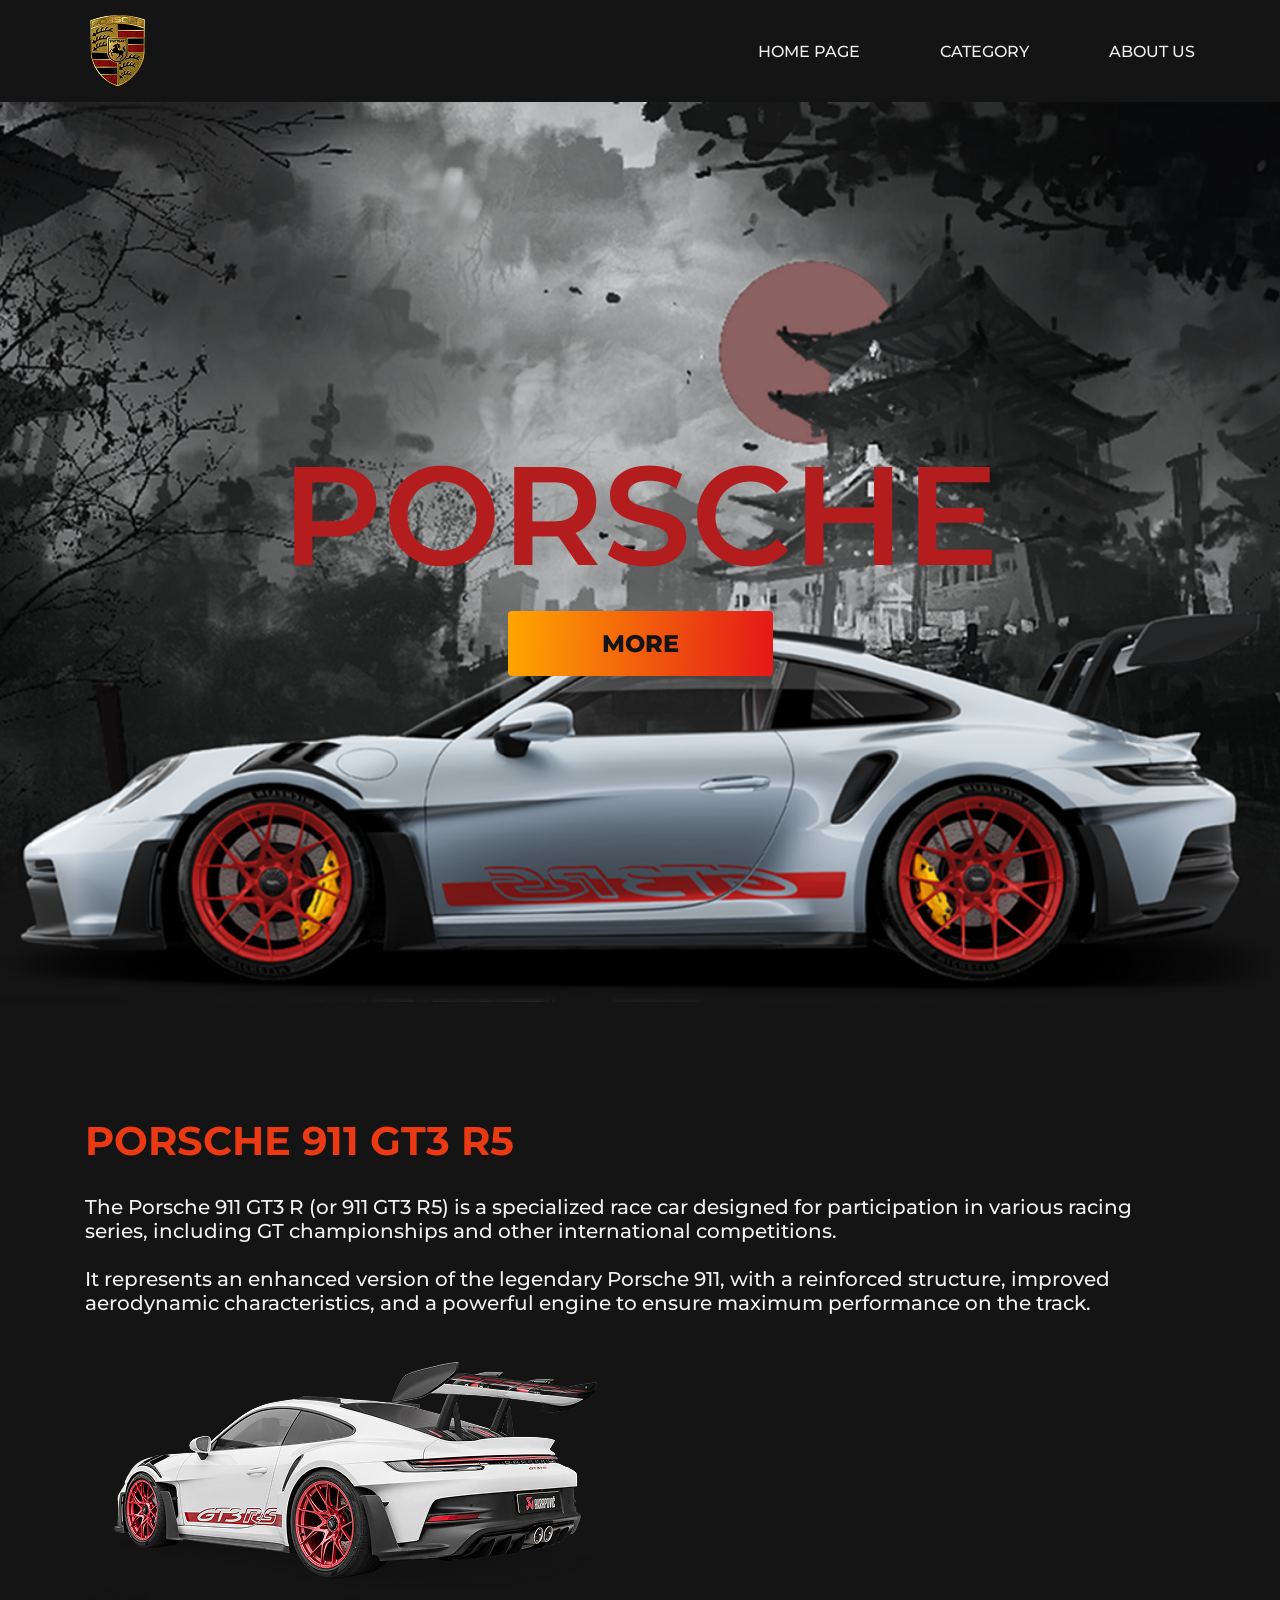
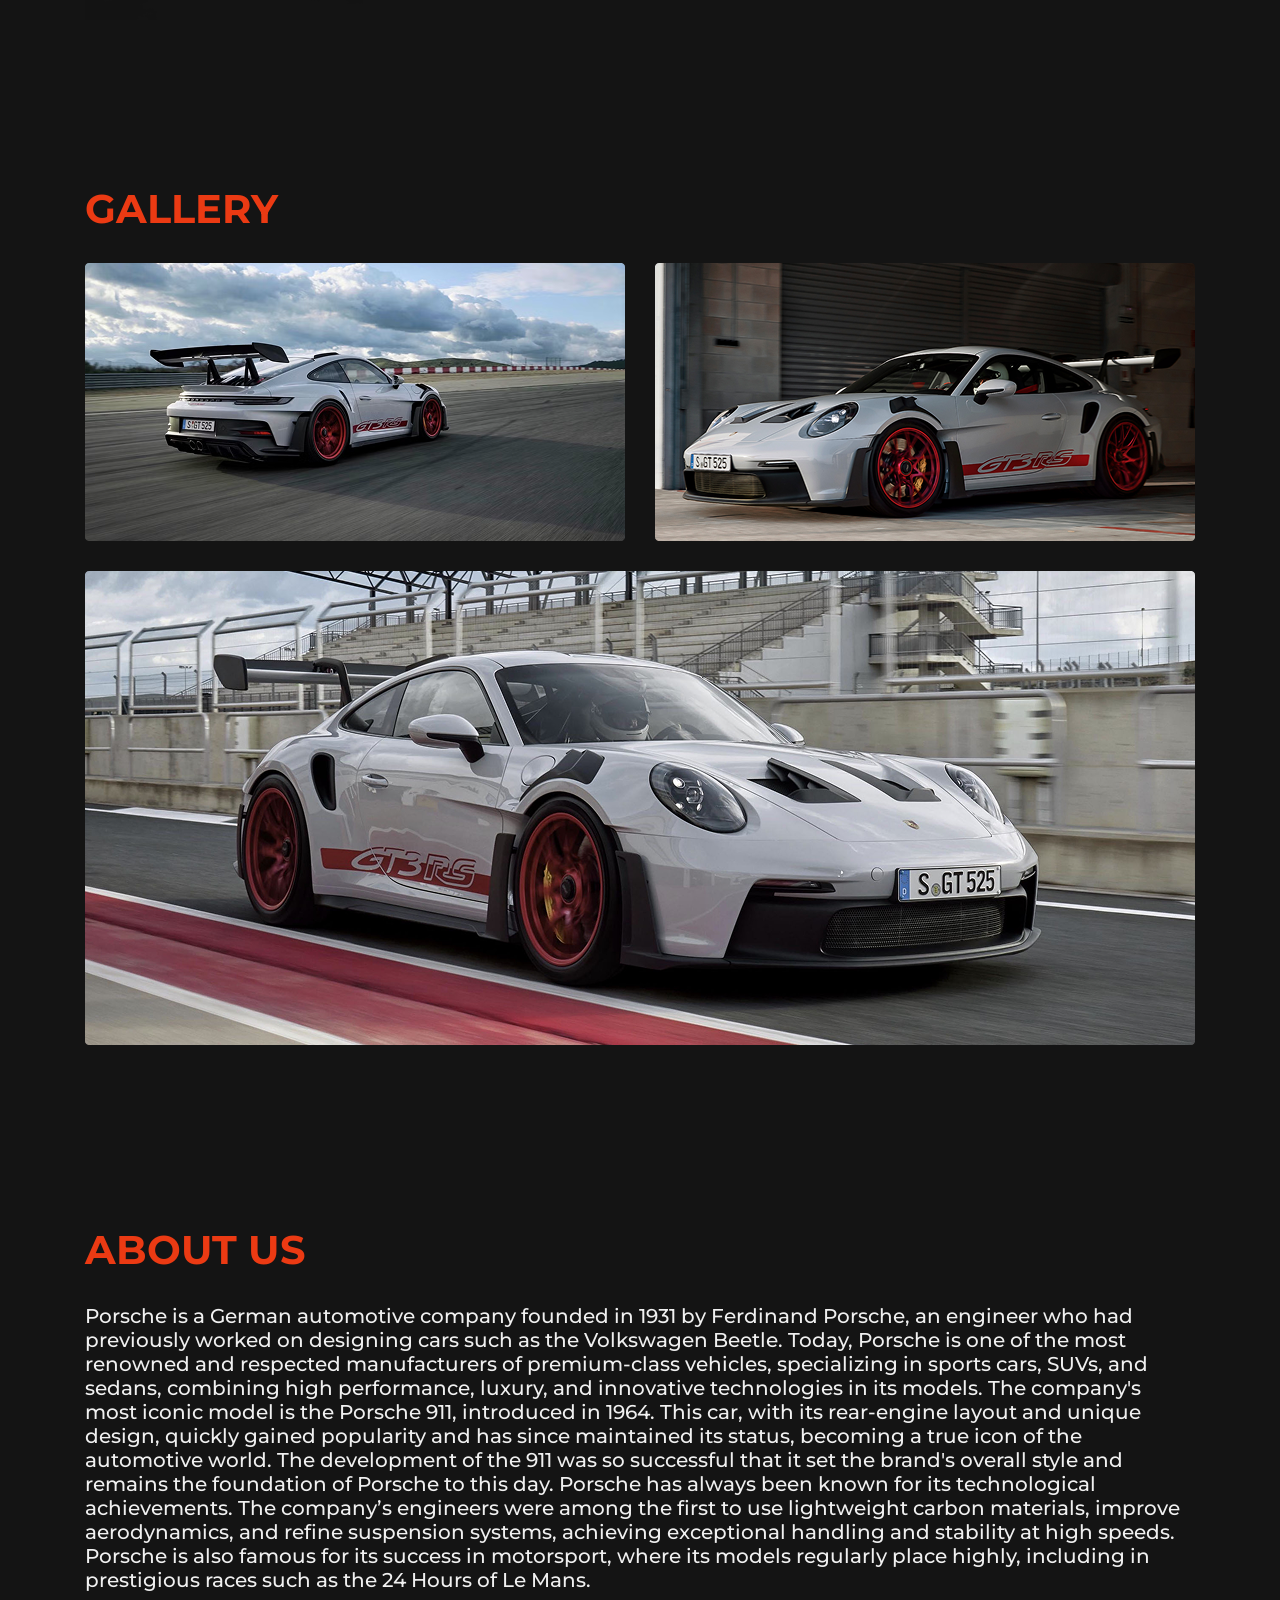
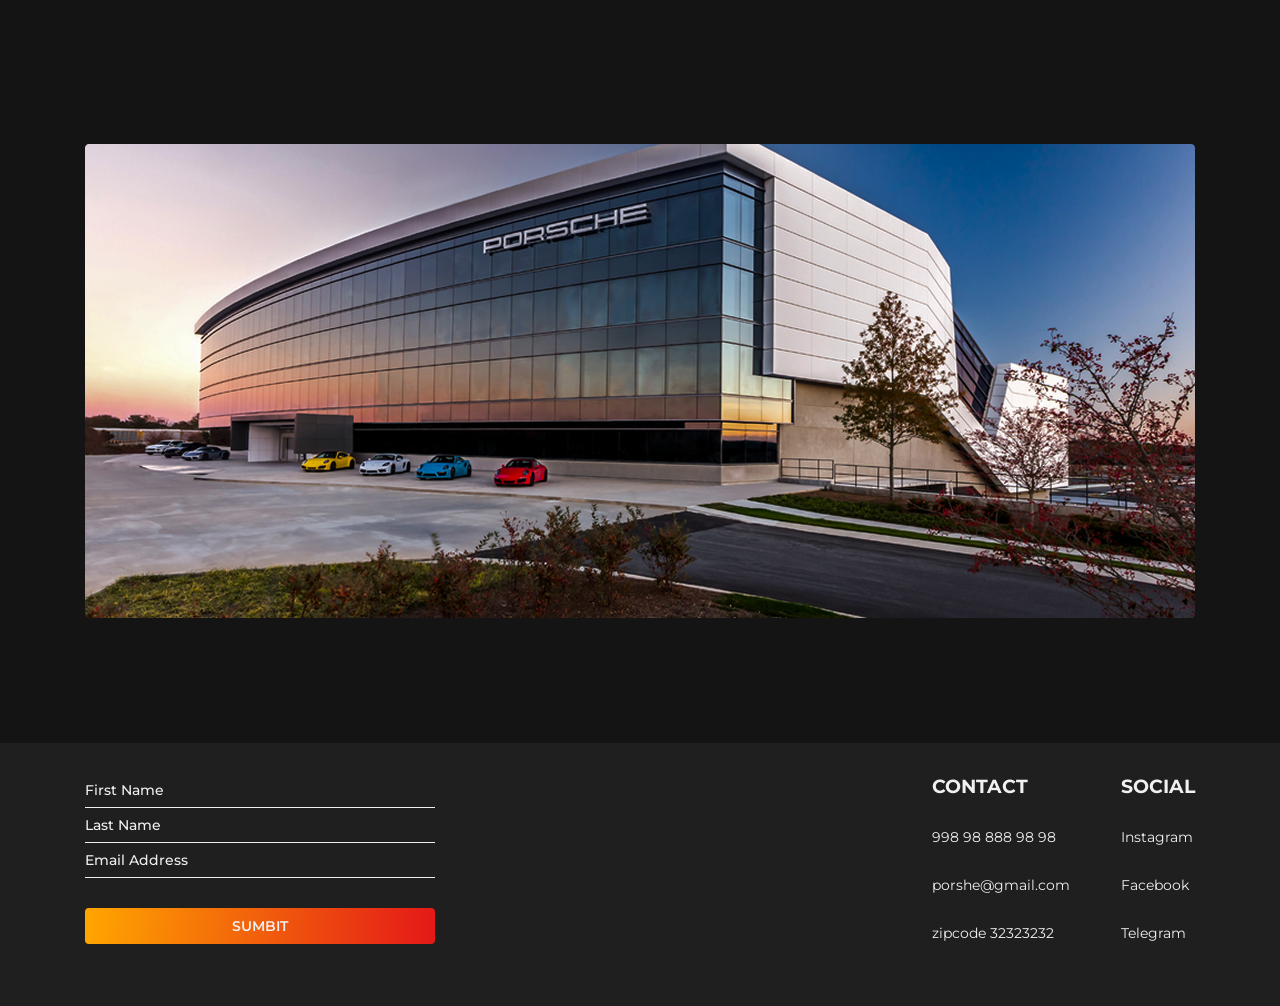
<file: index.html>
<!DOCTYPE html>
<html lang="en">
<head>
    <meta charset="UTF-8">
    <meta name="viewport" content="width=device-width, initial-scale=1.0">
    <title>PORSCHE</title>
    <link rel="stylesheet" href="main.css">
</head>

<body>
    <header class="header">
        <nav class="container header__nav">
            <a href="#"><img src="images/logo.png" alt="logo"></a>
            <button class="burger">+</button>
            <ul class="header__nav-list">
                <li><a href="#">HOME PAGE</a></li>
                <li><a href="#">CATEGORY</a></li>
                <li><a href="#">ABOUT US</a></li>
            </ul>
        </nav>
    </header>
    <main class="main">
        <section class="banner">
            <h1>PORSCHE</h1>
            <a href="#" class="btn">MORE</a>
        </section>
        <section class="container info">
            <div class="info__left">
                <h2>PORSCHE 911 GT3 R5</h2>
                <p>The Porsche 911 GT3 R (or 911 GT3 R5) is a specialized race car designed for participation in various
                    racing series, including GT championships and other international competitions.
                    <br><br>
                    It represents an enhanced version of the legendary Porsche 911, with a reinforced structure,
                    improved aerodynamic characteristics, and a powerful engine to ensure maximum performance on the
                    track.
                </p>
            </div>
            <img src="images/info.png" alt="">
        </section>
        <section class="container gallery">
            <h2>GALLERY</h2>
            <div class="gallery__items">
                <img src="images/g1.png" alt="">
                <img src="images/g2.png" alt="">
                <img src="images/g3.png" alt="">
            </div>
        </section>
        <section class="container about">
            <h2>ABOUT US</h2>
            <p>
                Porsche is a German automotive company founded in 1931 by Ferdinand Porsche, an engineer who had previously worked on designing cars such as the Volkswagen Beetle.
Today, Porsche is one of the most renowned and respected manufacturers of premium-class vehicles, specializing in sports cars, SUVs, and sedans, combining high performance, luxury, and innovative technologies in its models.
The company's most iconic model is the Porsche 911, introduced in 1964.
This car, with its rear-engine layout and unique design, quickly gained popularity and has since maintained its status, becoming a true icon of the automotive world. The development of the 911 was so successful that it set the brand's overall style and remains the foundation of Porsche to this day.
Porsche has always been known for its technological achievements. The company’s engineers were among the first to use lightweight carbon materials, improve aerodynamics, and refine suspension systems, achieving exceptional handling and stability at high speeds. Porsche is also famous for its success in motorsport, where its models regularly place highly, including in prestigious races such as the 24 Hours of Le Mans.
            </p>
            <img src="images/about.png" alt="">
        </section>
    </main>
<footer class="footer">
    <div class="container footer__content">
        
        <form>
            <input type="text" placeholder="First Name" required>
            <input type="text" placeholder="Last Name" required>
            <input type="email" placeholder="Email Address" required>
<button>SUMBIT</button>
        </form>
    <nav>
        <ul>
            <h3>CONTACT</h3>
            <li><a href="998 98 888 98 98">998 98 888 98 98</a></li>
            <li><a href="">porshe@gmail.com</a></li>
            <li><a href="">zipcode 32323232</a></li>
        </ul>
        <ul>
            <h3>SOCIAL</h3>
            <li><a href="">Instagram</a></li>
            <li><a href="">Facebook</a></li>
            <li><a href="">Telegram</a></li>
        </ul>
    </nav>
</div>
</footer>

</body>
</html>
</file>
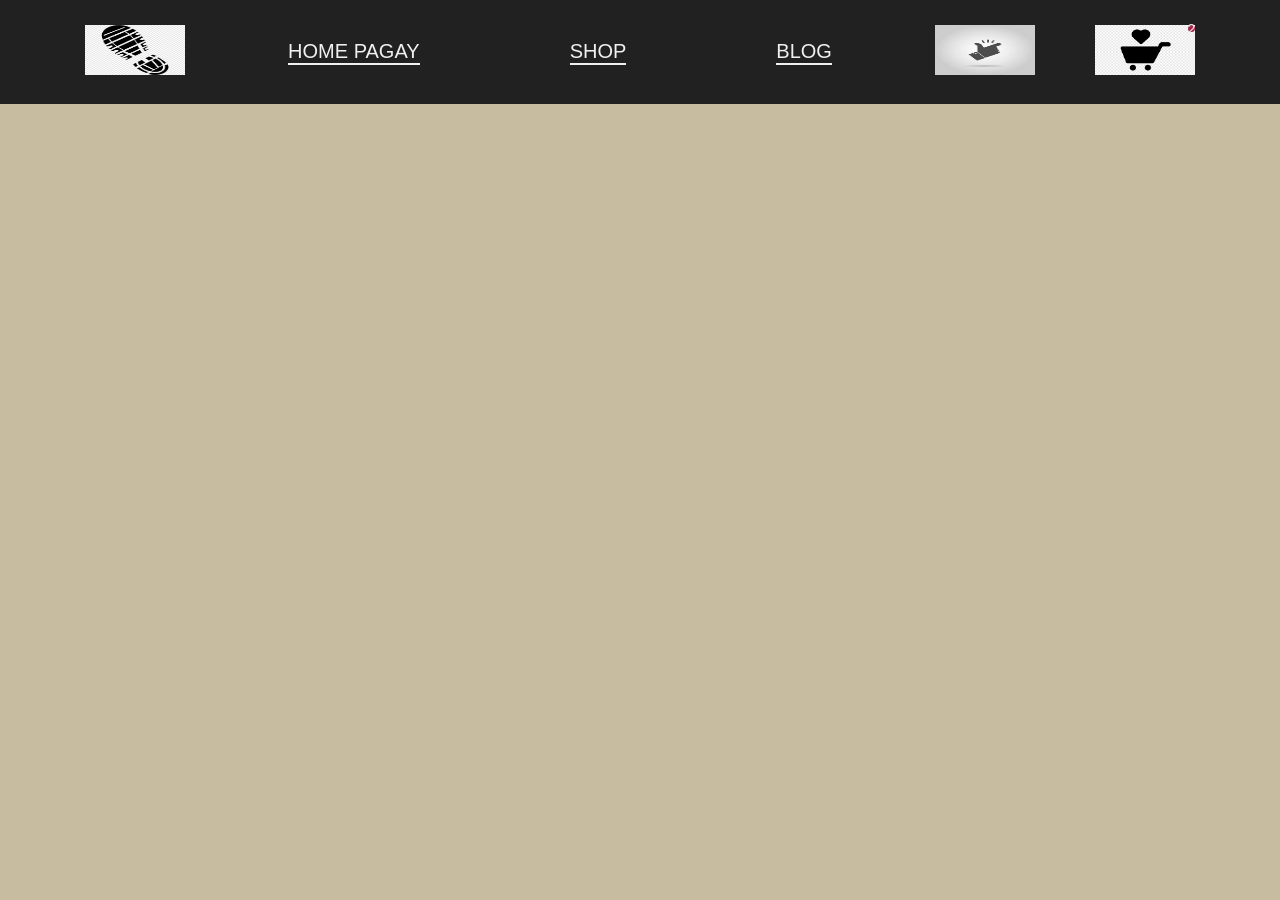
<file: макет/index.html>
<!DOCTYPE html>
<html lang="en">
<head>
    <meta charset="UTF-8">
    <meta name="viewport" content="width=device-width, initial-scale=1.0">
    <title>store</title>
    <link rel="stylesheet" href="main.css">
</head>

<body>
    <header class="header">
<nav class="container header-nav">

<a href="#" class="header-nav__logo"><img src="logo.png" class="loge" alt=""></a>
<ul class="header-nav__list">
<li><a href="#">HOME PAGAY</a></li>
<li><a href="#">SHOP</a></li>
<li><a href="#">BLOG</a></li>
</ul>
<div class="header-nav__icons">
<a href="#"><img src="fav.jpg" class="fave" alt=""></a>
<a href="#" class="cart">
<img src="cart.png" class="carte" alt="">
<span>2</span>
</a>

</div>

</nav>
</header>


</body>
</html>
</file>
<file: main.css>
@import url('https://fonts.googleapis.com/css2?family=Montserrat:ital,wght@0,100..900;1,100..900&display=swap');

* {
    margin: 0;
    padding: 0;
    text-decoration: none;
    list-style: none;
    font-family: Montserrat;
    outline: none;
    border: none;
    background: none;
    box-sizing: border-box;
}

.container {
    max-width: 1140px;
    width: 100%;
    padding: 0 15px;
    margin: auto;
}

.header {
    background: #141414;
    padding: 10px 0;
}

.header__nav {
    display: flex;
    justify-content: space-between;
    align-items: center;
}

.header__nav-list {
    display: flex;
    gap: 80px;
}

.header__nav-list a {
    color: #F0F0F0;
    font-weight: 500;
}

.main {
    background: #141414;
}

.banner {
    height: 100vh;
    background-image: url(images/banner.png);
    background-size: cover;
    display: flex;
    justify-content: center;
    align-items: center;
    flex-direction: column;
    gap: 11px;
    background-position: center;
}

h1 {
    font-size: 140px;
    font-weight: 600;
    color: #B31D1E;
}

.btn {
    font-weight: 800;
    font-size: 24px;
    color: #141414;
    padding: 18px 94px;
    background: linear-gradient(93.34deg, #FFA600 0%, #E41818 100%);
    border-radius: 4px;
}

h2 {
    font-size: 40px;
    color: #EB3A13;
    margin-bottom: 30px;
}

.info {
    padding: 114px 15px 164px;
    color: #F0F0F0;
    display: flex;
    gap: 30px;
    font-size: 20px;
    font-weight: 500;
    align-items: flex-start;
    flex-wrap: wrap;
}

.gallery__items {
    display: flex;
    flex-wrap: wrap;
    gap: 30px;
}

.about {
    padding: 180px 15px 120px;
    color: #F0F0F0;
    font-weight: 500;
    font-size: 20px;
}

.about p {
    margin-bottom: 152px;
}

.footer {
    background: #1F1F1F;
    padding: 30px 0 62px;
}

form {
    display: flex;
    flex-direction: column;
    width: 350px;
}

input {
    color: #F0F0F0;
    font-size: 14px;
    font-weight: 500;
    padding: 8px 0;
    border-bottom: 1px solid #F0F0F0;
}

input::placeholder {
    color: #F0F0F0;
}

.footer button {
    padding: 9px;
    background: linear-gradient(93.34deg, #FFA600 0%, #E41818 100%);
    color: #F0F0F0;
    font-size: 14px;
    font-weight: 600;
    border-radius: 4px;
    margin-top: 30px;
    cursor: pointer;
}

.footer__content {
    display: flex;
    justify-content: space-between;
    align-items: center;
}

.footer__content nav {
    display: flex;
    gap: 51px;
    color: #F0F0F0;
}

.footer__content a {
    color: #F0F0F0;
    display: block;
    font-size: 14px;
    margin-top: 30px;
}

.burger{
color: #F0F0F0;
font-size: 40px;
font-weight: 900;
display: none;
}

@media (max-width: 1140px) {
    img {
        width: 100%;
    }

    .info {
        flex-wrap: wrap;
    }
}

@media (max-width: 768px) {
    h1 {
        font-size: 70px;
    }

    .btn {
        font-size: 15px;
        padding: 13px 61px;
    }

    .banner {
        height: 50vh;
    }

    .header__nav img {
        width: 70%;
    }

    h2 {
        font-size: 30px;
        text-align: center;
    }

    p {
        text-align: justify;
    }

    .footer__content {
        flex-direction: column;
        gap: 50px;
    }

    form {
        width: 75%;
    }
    .footer__content nav{
justify-content:space-between;
width: 75%;
    }
    .footer__content a{
margin-top: 10px;
padding: 10px 10px 10px 0;
    }
    .info, .about{
        padding: 44px 15px;
    }
    .about p{
        margin-bottom: 44px;
    }
.burger{
display: block;
}
    .header__nav-list{
        position: fixed;
        flex-direction: column;
        background: #1414147d;
backdrop-filter: blur(15px);
        inset: 0 ;
        justify-content: center;
align-items: center;
 transform: translate(100%);
    }
    .burger:hover~.header__nav-list{
        transform:translateX(0)
    }
}
</file>
<file: макет/main.css>
* {
    padding: 0px;
    margin: 0px;
    text-decoration: none;
    list-style: none;
    background: none;
    border: none;
    outline: none;
    font-family: Arial, Helvetica
}

 .loge{
width: 100px;
height: 50px;
 }

.carte{
width: 100px;
height: 50px;
}

.fave{
width: 100px;
height: 50px;
}

.container {
    max-width: 1110px;
    width: 100%;
    margin: auto;
}

.header {
    background: #212121;
    padding: 25px
}

.header-nav {
    display: flex;
    justify-content: space-between;
    align-items: center;
}

.header-nav__list {
    display: flex;
    gap: 150px;
}

.header-nav__icons {
    display: flex;
    align-items: center;
    gap: 60px;
}

.header-nav__list a {
    color: #f0f0f0;
    font-size: 20px;
}

.header-nav__list a::after {
    content: "";
    display: block;
    width: 100%;
    height: 2px;
    background: #f0f0f0;
    transition: 300ms;
}

.header-nav__list a:hover::after {
    width: 5%;
}

.cart {
    position: relative;
}

.cart span {
    width: 7px;
    height: 7px;
    display: flex;
    justify-content: center;
    align-items: center;
    background: #a22b4d;
    border-radius: 50%;
    color: #f0f0f0;
    font-size: 14px;
    position: absolute;
    right: 0;
    top: 0;
}

body {
    background: #c7bba0;
}

.hero {
    background-image: url(images/heroBg.png);
    height: 100vh;
    background-size: cover;
}

.hero__content {
    display: flex;
    flex-direction: column;
    justify-content: center;
    height: 100%;
    gap: 80px;
}

.hero__title {
    color: #f0f0f0;
    font-weight: 600;
    font-size: 48px;
    max-width: 110px;
    text-transform: uppercase;
}

.hero__links {
    display: flex;
    gap: 30px;
}

.hero_link {
    padding: 30px 70px;
    border: 2px solid #c3bdb0;
}

.hero__title {
    color: #f0f0f0;
    font-weight: 600;
    font-size: 48px;
    max-width: 910px;
    text-transform: uppercase;
}

.hero__links {
    display: flex;
    gap: 30px;
}

.hero_link {
    padding: 30px 70px;
    border: 2px solid #c3bdb0;
    color: #f0f0f0;
    font-size: 20px;
    font-weight: 700;
    transition: .3s;
}

.hero_link:hover {
    background: #212121;
}

.cat {
    padding: 50px 60px;
    background: #000000;
    box-shadow: 0px 2px 12.6px 2px rgba(0, 0, 0, 0.25);
    transform: translateY(-70px);
    display: flex;
    justify-content: center;
    gap: 70px;
}

.cat_link {
    color: rgba(124, 124, 124, 1);
    text-transform: uppercase;
    font-weight: 700;
    transition: .3s;
}

.cat_link:hover {
    color: #212121;
}

.cat_link::after {
    content: "|";
    font-size: 30px;
    color: #000900;
    margin-left: 70px;
}

.cat_link:last-of-type::after {
    content: "";
    margin-left: 0;
}

.img{
width: 200px;
height: auto;
}

.my-img{
width: 100px;
height: auto;
}
</file>
